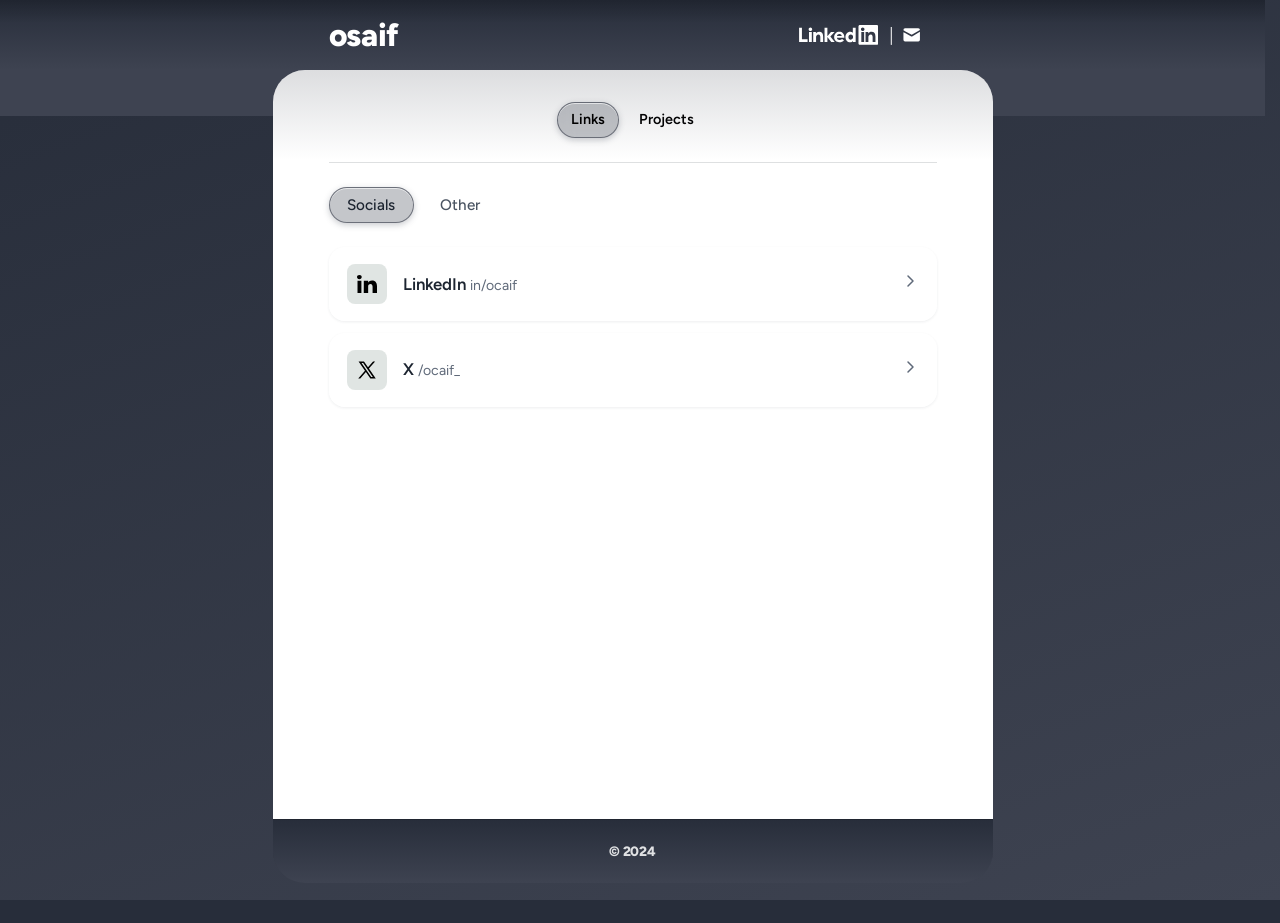
<file: media/index.html>
<!doctype html>
<html lang="en">
<head>
<meta charset="utf-8">
<meta name="viewport" content="width=device-width, initial-scale=1">
<title>Saif</title>
<meta name="description" content="Saif — a running index of where to find me.">
<link rel="stylesheet" href="../assets/style.css">
<link rel="icon" type="image/webp" href="../assets/logo.webp">
<link rel="apple-touch-icon" href="../assets/logo.webp">
</head>
<body>
<a class="skip-link" href="#content">Skip to content</a>

<header class="top-header">
  <div class="top-header__inner">
    <span class="top-header__title">osaif</span>
    <div class="top-header__icons">
      <a href="https://www.linkedin.com/in/ocaif/" target="_blank" rel="noopener" aria-label="LinkedIn">
        <svg viewBox="0 0 512 128" xmlns="http://www.w3.org/2000/svg"><path d="M202.057143,74.9714286 L230.308571,109.714286 L208,109.714286 L182.857143,77.8057143 L182.857143,109.714286 L164.571429,109.714286 L164.571429,18.2857143 L182.857143,18.2857143 L182.857143,72.0457143 L206.08,45.7142857 L229.394286,45.7142857 L202.057143,74.9714286 Z M128.914286,43.8857143 C120.787189,44.0072946 113.236551,48.1071889 108.708571,54.8571429 L108.708571,45.7142857 L91.4285714,45.7142857 L91.4285714,109.714286 L109.714286,109.714286 L109.714286,79.8171429 C109.228856,75.4306044 110.587451,71.0395336 113.465306,67.6935939 C116.343161,64.3476542 120.481628,62.3475617 124.891429,62.1714286 C135.497143,62.1714286 137.142857,72.5942857 137.142857,79.8171429 L137.142857,109.714286 L155.428571,109.714286 L155.428571,75.7942857 C155.428571,55.68 148.754286,43.8857143 129.28,43.8857143 L128.914286,43.8857143 L128.914286,43.8857143 Z M292.571429,79.1771429 C292.641384,80.5171829 292.641384,81.85996 292.571429,83.2 L244.571429,83.2 L244.571429,83.84 C246.180812,91.7157313 253.271666,97.2566715 261.302857,96.9142857 C267.534814,97.1852048 273.608543,94.9075564 278.125714,90.6057143 L290.285714,99.7485714 C282.492218,107.701692 271.697708,111.986282 260.571429,111.542857 C251.352,112.12578 242.332413,108.684541 235.84426,102.108711 C229.356108,95.5328807 226.036241,86.4679167 226.742857,77.2571429 C226.553601,68.1728489 230.14904,59.4186661 236.668659,53.0897809 C243.188278,46.7608958 252.045327,43.4268918 261.12,43.8857143 C278.308571,43.8857143 292.571429,56.0457143 292.571429,79.1771429 L292.571429,79.1771429 Z M275.565714,71.3142857 C275.429974,67.6543136 273.796386,64.2108816 271.047593,61.7905603 C268.298799,59.3702389 264.676286,58.1856575 261.028571,58.5142857 C252.988748,57.6450726 245.707994,63.3078811 244.571429,71.3142857 L275.565714,71.3142857 Z M18.2857143,18.2857143 L0,18.2857143 L0,109.714286 L54.8571429,109.714286 L54.8571429,91.4285714 L18.2857143,91.4285714 L18.2857143,18.2857143 Z M347.428571,18.2857143 L365.714286,18.2857143 L365.714286,109.714286 L348.434286,109.714286 L348.434286,103.314286 C343.984638,108.796268 337.202524,111.848219 330.148571,111.542857 C321.559196,111.322256 313.441626,107.566635 307.712892,101.162914 C301.984158,94.7591935 299.152166,86.2751236 299.885714,77.7142857 C299.012676,69.1378257 301.783463,60.5891918 307.521582,54.1555424 C313.259702,47.7218931 321.437059,43.995336 330.057143,43.8857143 C336.471312,43.6048667 342.729753,45.9106081 347.428571,50.2857143 L347.428571,18.2857143 L347.428571,18.2857143 Z M348.8,77.7142857 C349.381889,73.4426146 348.085439,69.1282627 345.245304,65.8848994 C342.40517,62.6415361 338.299673,60.7869982 333.988571,60.7999321 C325.241789,61.4350869 318.614232,68.9571605 319.085714,77.7142857 C318.614232,86.4714109 325.241789,93.9934846 333.988571,94.6286393 C338.299673,94.6415732 342.40517,92.7870353 345.245304,89.543672 C348.085439,86.3003087 349.381889,81.9859569 348.8,77.7142857 L348.8,77.7142857 Z M73.1428571,16.4571429 C67.0426002,16.5439794 62.0499364,21.3369367 61.7142857,27.4285714 C61.7142857,33.7403971 66.8310314,38.8571429 73.1428571,38.8571429 C79.4546829,38.8571429 84.5714286,33.7403971 84.5714286,27.4285714 C84.2357779,21.3369367 79.2431141,16.5439794 73.1428571,16.4571429 L73.1428571,16.4571429 Z M64,109.714286 L82.2857143,109.714286 L82.2857143,45.7142857 L64,45.7142857 L64,109.714286 Z M512,9.14285714 L512,118.857143 C512,123.906603 507.906603,128 502.857143,128 L393.142857,128 C388.093397,128 384,123.906603 384,118.857143 L384,9.14285714 C384,4.09339657 388.093397,-3.55271368e-15 393.142857,-3.55271368e-15 L502.857143,-3.55271368e-15 C507.906603,-3.55271368e-15 512,4.09339657 512,9.14285714 Z M420.571429,45.7142857 L402.285714,45.7142857 L402.285714,109.714286 L420.571429,109.714286 L420.571429,45.7142857 Z M422.857143,27.4285714 C422.857143,21.1167457 417.740397,16 411.428571,16 C405.116746,16 400,21.1167457 400,27.4285714 C400,33.7403971 405.116746,38.8571429 411.428571,38.8571429 C417.740397,38.8571429 422.857143,33.7403971 422.857143,27.4285714 Z M493.714286,75.7942857 C493.714286,55.68 487.04,43.8857143 467.565714,43.8857143 C459.308825,43.8867299 451.594988,48.0007766 446.994286,54.8571429 L446.994286,45.7142857 L429.714286,45.7142857 L429.714286,109.714286 L448,109.714286 L448,79.8171429 C447.51457,75.4306044 448.873165,71.0395336 451.75102,67.6935939 C454.628875,64.3476542 458.767343,62.3475617 463.177143,62.1714286 C473.782857,62.1714286 475.428571,72.5942857 475.428571,79.8171429 L475.428571,109.714286 L493.714286,109.714286 L493.714286,75.7942857 Z"></path></svg>
      </a>
      <span class="top-header__sep" aria-hidden="true">|</span>
      <a href="mailto:ocaif@outlook.com" aria-label="Email">
        <svg viewBox="0 0 24 24" xmlns="http://www.w3.org/2000/svg" id="mail" class="icon glyph"><g id="SVGRepo_bgCarrier" stroke-width="0"></g><g id="SVGRepo_tracerCarrier" stroke-linecap="round" stroke-linejoin="round"></g><g id="SVGRepo_iconCarrier"><path d="M22,8.32V18a2,2,0,0,1-2,2H4a2,2,0,0,1-2-2V8.69L4,9.78l7.52,4.1A1,1,0,0,0,12,14a1,1,0,0,0,.5-.14L20,9.49Z"></path><path d="M22,6h0L20,7.18l-8,4.67L4,7.5,2,6.4V6A2,2,0,0,1,4,4H20A2,2,0,0,1,22,6Z"></path></g></svg>
      </a>
    </div>
  </div>
</header>

<div class="shell">

  <main class="main" id="content">
    <nav class="crossnav" aria-label="Sections">
      <a href="/media/" aria-current="page">Links</a>
      <a href="/projects/">Projects</a>
    </nav>

    <div class="tabs" role="tablist" aria-label="Directory">
      <button class="tab" role="tab" id="tab-socials" aria-controls="panel-socials" aria-selected="true">Socials</button>
      <button class="tab" role="tab" id="tab-media" aria-controls="panel-media" aria-selected="false">Other</button>
    </div>

    <section class="panel directory" id="panel-socials" role="tabpanel" aria-labelledby="tab-socials">

      <div class="entry">
        <a class="entry__link" href="https://www.linkedin.com/in/ocaif/" target="_blank" rel="noopener">
          <span class="entry__badge" aria-hidden="true">
            <svg viewBox="0 -2 44 44" version="1.1" xmlns="http://www.w3.org/2000/svg" xmlns:xlink="http://www.w3.org/1999/xlink" fill="#000000"><title>LinkedIn-color</title><desc>Created with Sketch.</desc><defs></defs><g id="Icons" stroke="none" stroke-width="1" fill="none" fill-rule="evenodd"><g id="Color-" transform="translate(-702.000000, -265.000000)" fill="#000000"><path d="M746,305 L736.2754,305 L736.2754,290.9384 C736.2754,287.257796 734.754233,284.74515 731.409219,284.74515 C728.850659,284.74515 727.427799,286.440738 726.765522,288.074854 C726.517168,288.661395 726.555974,289.478453 726.555974,290.295511 L726.555974,305 L716.921919,305 C716.921919,305 717.046096,280.091247 716.921919,277.827047 L726.555974,277.827047 L726.555974,282.091631 C727.125118,280.226996 730.203669,277.565794 735.116416,277.565794 C741.21143,277.565794 746,281.474355 746,289.890824 L746,305 L746,305 Z M707.17921,274.428187 L707.117121,274.428187 C704.0127,274.428187 702,272.350964 702,269.717936 C702,267.033681 704.072201,265 707.238711,265 C710.402634,265 712.348071,267.028559 712.41016,269.710252 C712.41016,272.34328 710.402634,274.428187 707.17921,274.428187 L707.17921,274.428187 L707.17921,274.428187 Z M703.109831,277.827047 L711.685795,277.827047 L711.685795,305 L703.109831,305 L703.109831,277.827047 L703.109831,277.827047 Z" id="LinkedIn"></path></g></g></svg>
          </span>
          <span class="entry__text">
            <span class="entry__name">LinkedIn</span>
            <span class="entry__handle">in/ocaif</span>
          </span>
          <span class="entry__go" aria-hidden="true">
            <svg width="16" height="16" viewBox="0 0 16 16" fill="none" stroke="currentColor" stroke-width="1.5" stroke-linecap="round" stroke-linejoin="round"><path d="M6 3l5 5-5 5"/></svg>
          </span>
        </a>
      </div>

      <div class="entry">
        <a class="entry__link" href="https://x.com/ocaif_" target="_blank" rel="noopener">
          <span class="entry__badge" aria-hidden="true">
            <svg xmlns="http://www.w3.org/2000/svg" viewBox="0 0 1024 1024" fill="#000000" fill-rule="evenodd"><path d="M818 800 498.11 333.745l.546.437L787.084 0h-96.385L455.738 272 269.15 0H16.367l298.648 435.31-.036-.037L0 800h96.385l261.222-302.618L565.217 800zM230.96 72.727l448.827 654.546h-76.38L154.217 72.727z" transform="translate(103 112)"/></svg>
          </span>
          <span class="entry__text">
            <span class="entry__name">X</span>
            <span class="entry__handle">/ocaif_</span>
          </span>
          <span class="entry__go" aria-hidden="true">
            <svg width="16" height="16" viewBox="0 0 16 16" fill="none" stroke="currentColor" stroke-width="1.5" stroke-linecap="round" stroke-linejoin="round"><path d="M6 3l5 5-5 5"/></svg>
          </span>
        </a>
      </div>

      <div class="entry entry--spacer" aria-hidden="true"></div>
      <div class="entry entry--spacer" aria-hidden="true"></div>
      <div class="entry entry--spacer" aria-hidden="true"></div>
      <div class="entry entry--spacer" aria-hidden="true"></div>
    </section>

    <section class="panel directory" id="panel-media" role="tabpanel" aria-labelledby="tab-media" hidden>

      <div class="entry">
        <a class="entry__link" href="https://app.thestorygraph.com/profile/salf" target="_blank" rel="noopener">
          <span class="entry__badge" aria-hidden="true">
            <svg viewBox="0 0 48 48" xmlns="http://www.w3.org/2000/svg" fill="#000000" stroke="#000000" style="width:24.5px;height:24.5px"><g fill="#000000" stroke="#000000" stroke-linecap="round" stroke-linejoin="round"><rect x="5.5" y="6.6165" width="7.6031" height="29.8423" rx="1" ry="1"></rect><rect x="16.5636" y="6.6165" width="7.6031" height="29.8423" rx="1" ry="1"></rect><rect x="30.9108" y="6.3431" width="7.6033" height="29.8418" rx="1" ry="1" transform="translate(-4.6835 11.0135) rotate(-16.9062)"></rect><rect x="5.5" y="39.0428" width="37" height="2.828" rx="1" ry="1"></rect></g></svg>
          </span>
          <span class="entry__text">
            <span class="entry__name">StoryGraph</span>
            <span class="entry__handle">profile/salf</span>
          </span>
          <span class="entry__go" aria-hidden="true">
            <svg width="16" height="16" viewBox="0 0 16 16" fill="none" stroke="currentColor" stroke-width="1.5" stroke-linecap="round" stroke-linejoin="round"><path d="M6 3l5 5-5 5"/></svg>
          </span>
        </a>
      </div>

      <div class="entry">
        <a class="entry__link" href="https://tvbcx.github.io/u/saif/" target="_blank" rel="noopener">
          <span class="entry__badge" aria-hidden="true">
            <svg viewBox="135 148 866 866" xmlns="http://www.w3.org/2000/svg" style="width:24.5px;height:24.5px"><circle cx="568" cy="581" r="392" fill="none" stroke="#18222F" stroke-width="74"/><path fill="#18222F" transform="translate(489,344)" d="M-10 3 L100 3 Q102 4 102 8 L102 91 L101 105 L216 107 L217 158 L216 206 L100 206 L100 372 C103 380 108 386 115 392 C128 399 148 399 165 393 C176 389 184 386 191 392 C197 402 199 416 208 431 C212 440 214 449 215 458 C205 468 194 473 172 481 C150 488 125 494 99 493 C70 487 42 474 23 459 C10 445 3 432 0 424 C-8 410 -14 395 -14 380 L-14 207 L-62 207 L-74 204 L-75 110 L-69 106 L-12 104 Z"/></svg>
          </span>
          <span class="entry__text">
            <span class="entry__name">tvbox</span>
            <span class="entry__handle">u/saif</span>
          </span>
          <span class="entry__go" aria-hidden="true">
            <svg width="16" height="16" viewBox="0 0 16 16" fill="none" stroke="currentColor" stroke-width="1.5" stroke-linecap="round" stroke-linejoin="round"><path d="M6 3l5 5-5 5"/></svg>
          </span>
        </a>
      </div>

      <div class="entry entry--spacer" aria-hidden="true"></div>
      <div class="entry entry--spacer" aria-hidden="true"></div>
      <div class="entry entry--spacer" aria-hidden="true"></div>
      <div class="entry entry--spacer" aria-hidden="true"></div>
    </section>

  </main>

  <footer class="site-footer">
    <div class="footer-brand">
      <span class="footer-year">&copy; 2024</span>
    </div>
  </footer>

</div>

<script src="../assets/tabs.js"></script>
</body>
</html>
</file>
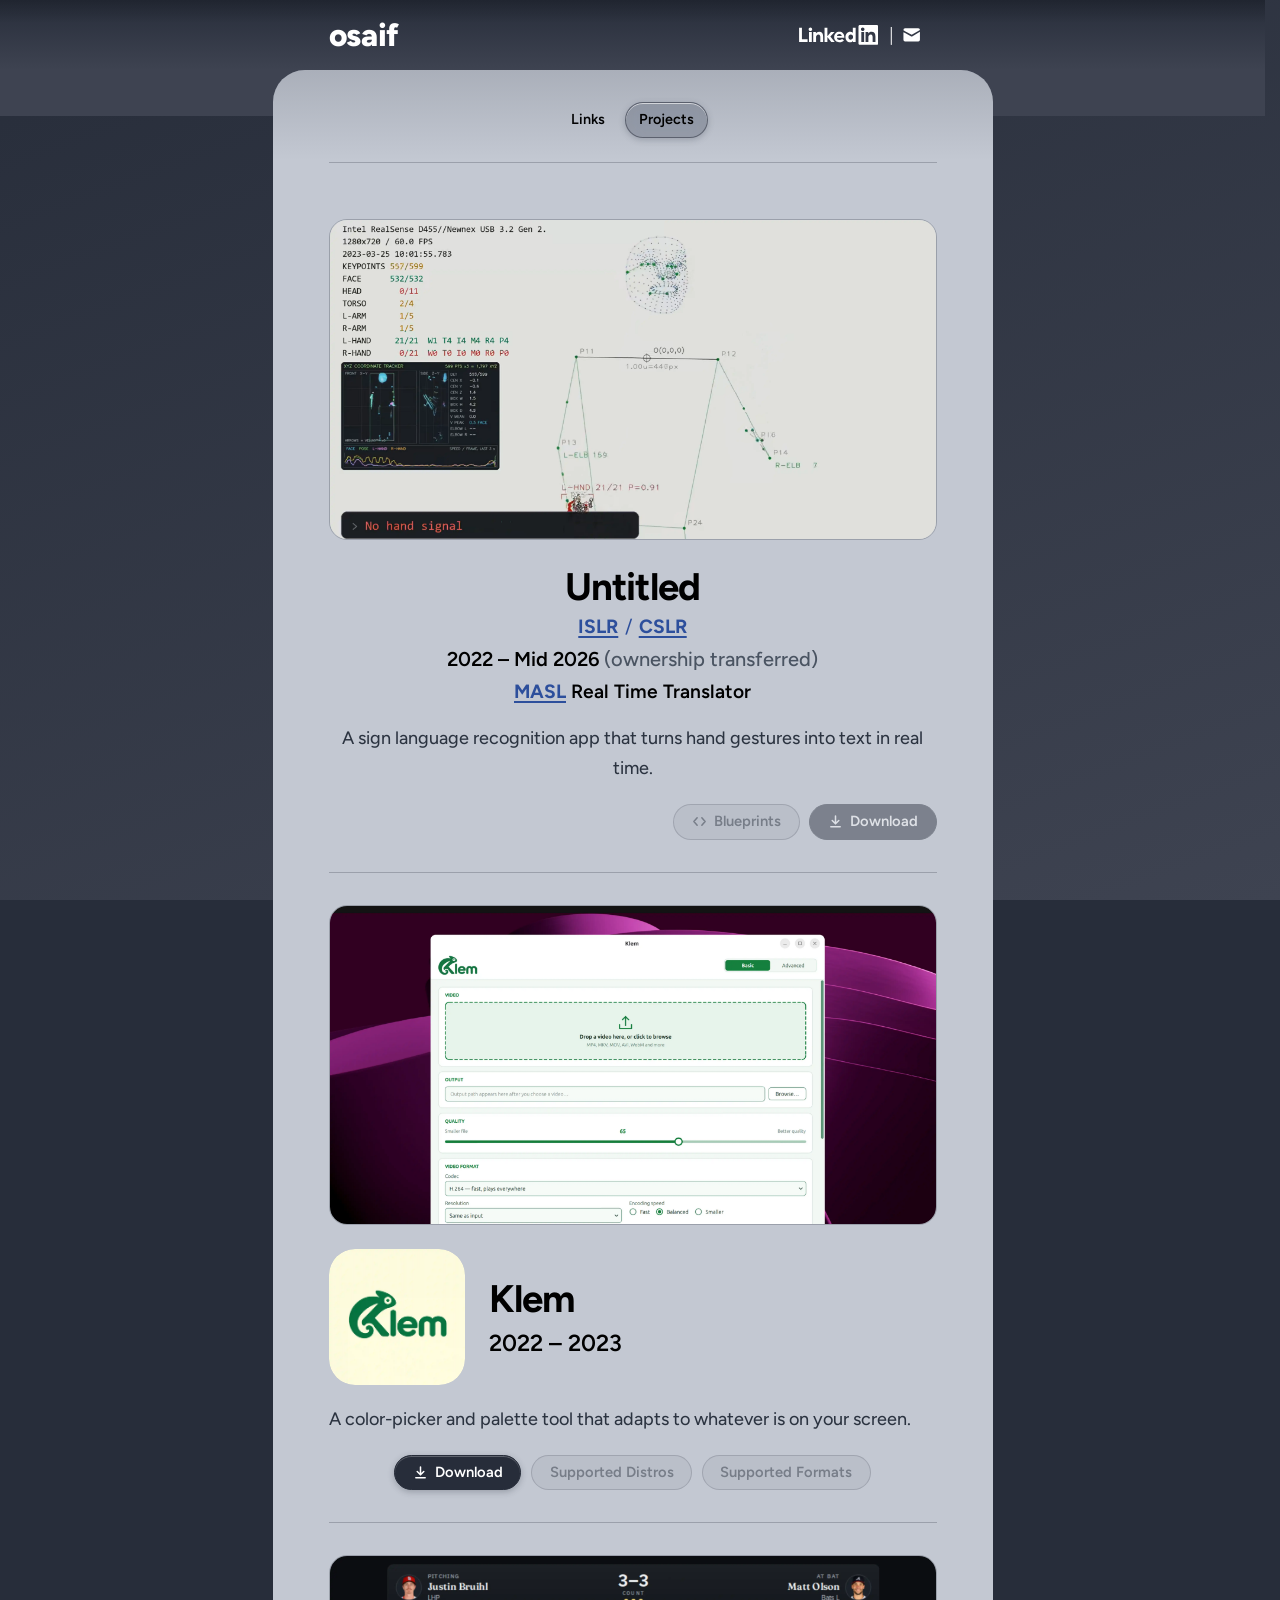
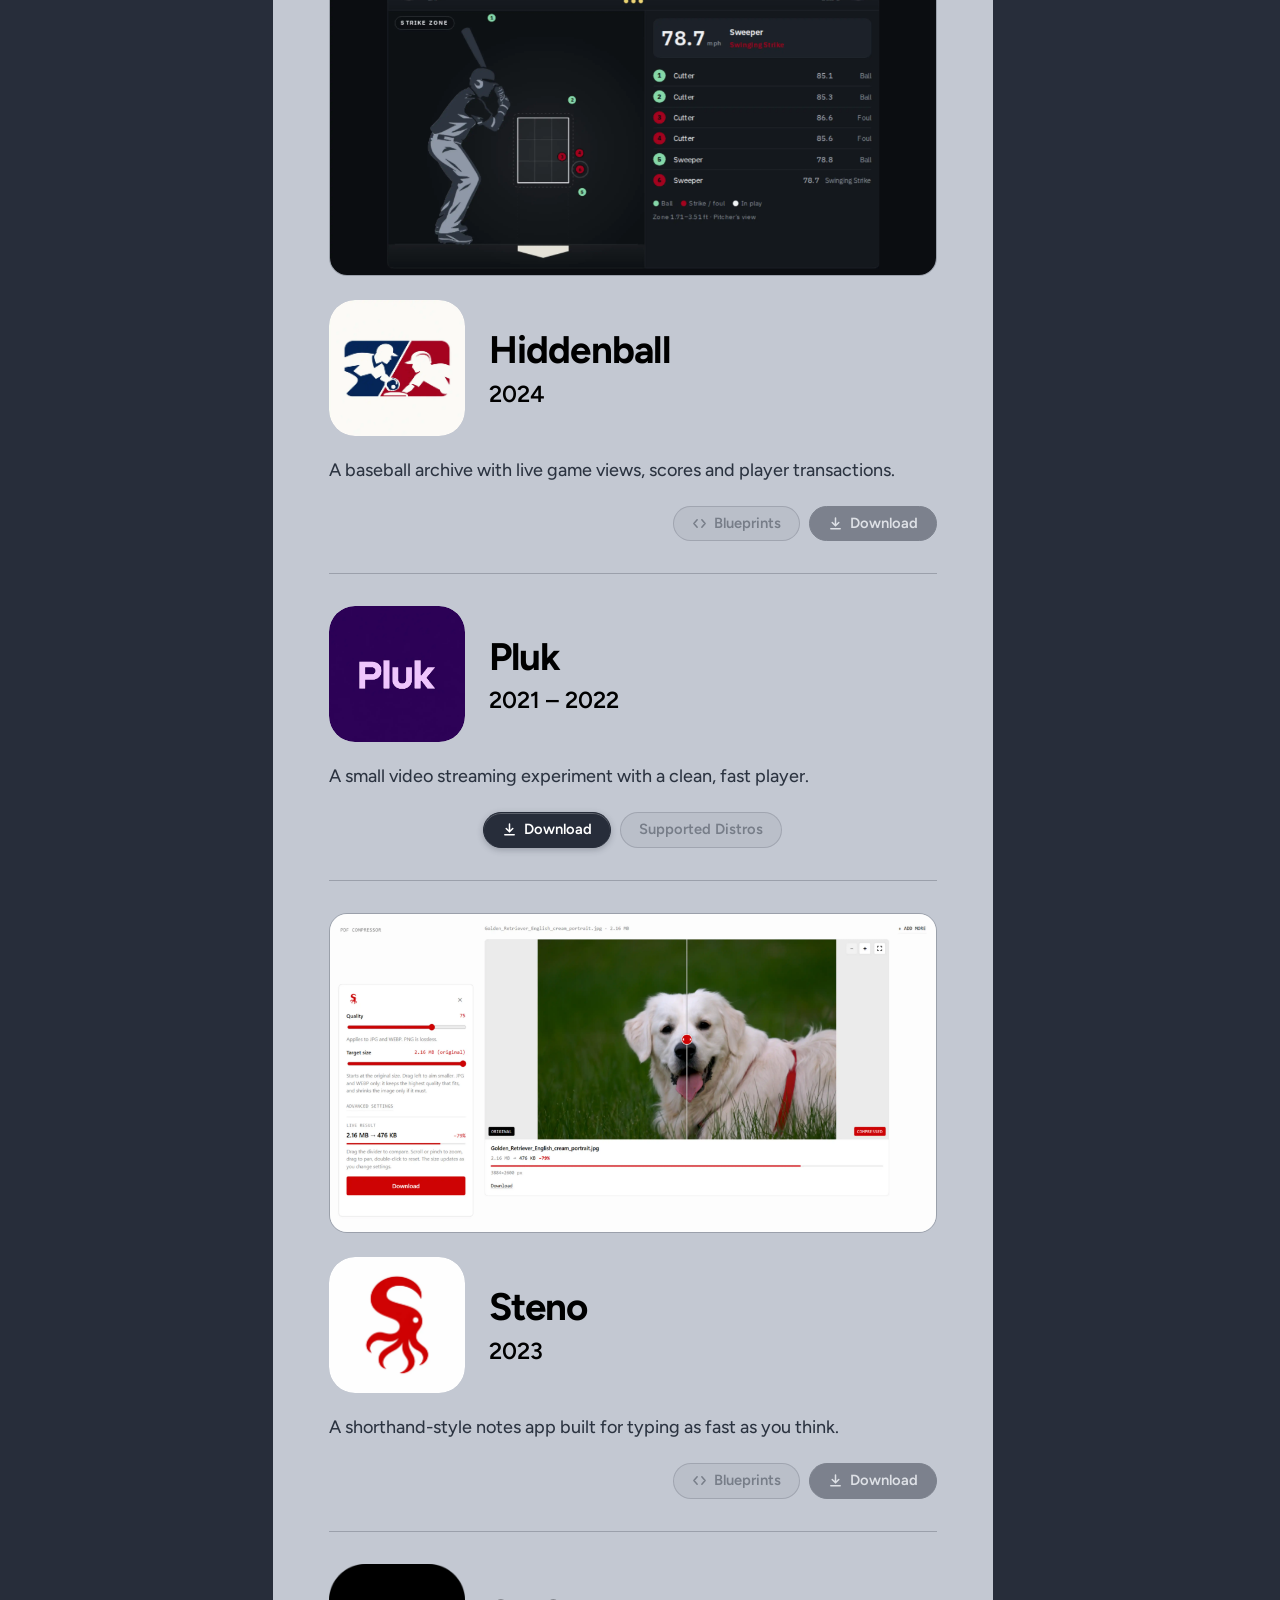
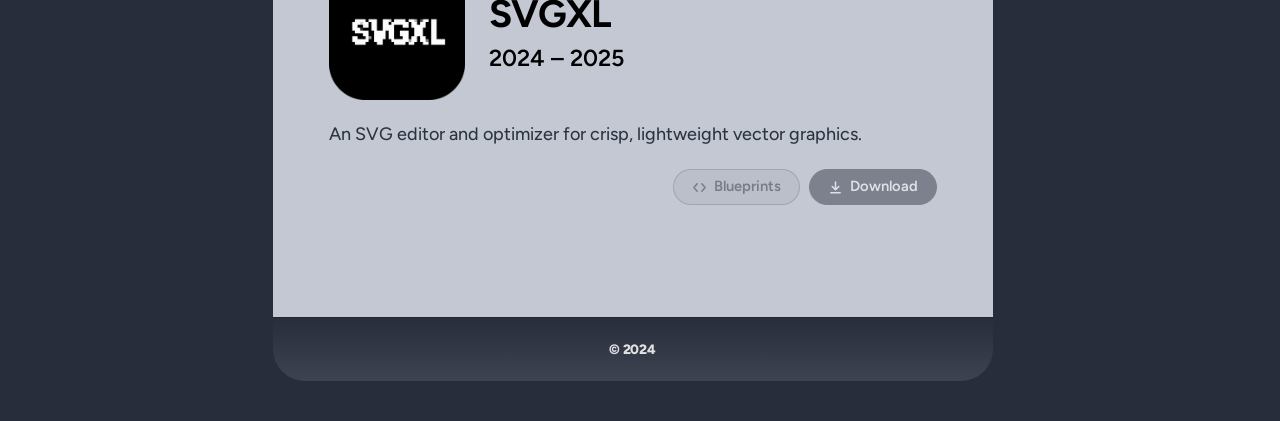
<file: projects/index.html>
<!doctype html>
<html lang="en">
<head>
<meta charset="utf-8">
<meta name="viewport" content="width=device-width, initial-scale=1">
<title>Saif's projects</title>
<meta name="description" content="Saif — things built and things underway.">
<link rel="stylesheet" href="../assets/style.css">
<link rel="icon" type="image/webp" href="../assets/logo.webp">
<link rel="apple-touch-icon" href="../assets/logo.webp">
</head>
<body>
<a class="skip-link" href="#content">Skip to content</a>

<header class="top-header">
    <div class="top-header__inner">
      <span class="top-header__title">osaif</span>
      <div class="top-header__icons">
        <a href="https://www.linkedin.com/in/ocaif/" target="_blank" rel="noopener" aria-label="LinkedIn">
          <svg viewBox="0 0 512 128" xmlns="http://www.w3.org/2000/svg"><path d="M202.057143,74.9714286 L230.308571,109.714286 L208,109.714286 L182.857143,77.8057143 L182.857143,109.714286 L164.571429,109.714286 L164.571429,18.2857143 L182.857143,18.2857143 L182.857143,72.0457143 L206.08,45.7142857 L229.394286,45.7142857 L202.057143,74.9714286 Z M128.914286,43.8857143 C120.787189,44.0072946 113.236551,48.1071889 108.708571,54.8571429 L108.708571,45.7142857 L91.4285714,45.7142857 L91.4285714,109.714286 L109.714286,109.714286 L109.714286,79.8171429 C109.228856,75.4306044 110.587451,71.0395336 113.465306,67.6935939 C116.343161,64.3476542 120.481628,62.3475617 124.891429,62.1714286 C135.497143,62.1714286 137.142857,72.5942857 137.142857,79.8171429 L137.142857,109.714286 L155.428571,109.714286 L155.428571,75.7942857 C155.428571,55.68 148.754286,43.8857143 129.28,43.8857143 L128.914286,43.8857143 L128.914286,43.8857143 Z M292.571429,79.1771429 C292.641384,80.5171829 292.641384,81.85996 292.571429,83.2 L244.571429,83.2 L244.571429,83.84 C246.180812,91.7157313 253.271666,97.2566715 261.302857,96.9142857 C267.534814,97.1852048 273.608543,94.9075564 278.125714,90.6057143 L290.285714,99.7485714 C282.492218,107.701692 271.697708,111.986282 260.571429,111.542857 C251.352,112.12578 242.332413,108.684541 235.84426,102.108711 C229.356108,95.5328807 226.036241,86.4679167 226.742857,77.2571429 C226.553601,68.1728489 230.14904,59.4186661 236.668659,53.0897809 C243.188278,46.7608958 252.045327,43.4268918 261.12,43.8857143 C278.308571,43.8857143 292.571429,56.0457143 292.571429,79.1771429 L292.571429,79.1771429 Z M275.565714,71.3142857 C275.429974,67.6543136 273.796386,64.2108816 271.047593,61.7905603 C268.298799,59.3702389 264.676286,58.1856575 261.028571,58.5142857 C252.988748,57.6450726 245.707994,63.3078811 244.571429,71.3142857 L275.565714,71.3142857 Z M18.2857143,18.2857143 L0,18.2857143 L0,109.714286 L54.8571429,109.714286 L54.8571429,91.4285714 L18.2857143,91.4285714 L18.2857143,18.2857143 Z M347.428571,18.2857143 L365.714286,18.2857143 L365.714286,109.714286 L348.434286,109.714286 L348.434286,103.314286 C343.984638,108.796268 337.202524,111.848219 330.148571,111.542857 C321.559196,111.322256 313.441626,107.566635 307.712892,101.162914 C301.984158,94.7591935 299.152166,86.2751236 299.885714,77.7142857 C299.012676,69.1378257 301.783463,60.5891918 307.521582,54.1555424 C313.259702,47.7218931 321.437059,43.995336 330.057143,43.8857143 C336.471312,43.6048667 342.729753,45.9106081 347.428571,50.2857143 L347.428571,18.2857143 L347.428571,18.2857143 Z M348.8,77.7142857 C349.381889,73.4426146 348.085439,69.1282627 345.245304,65.8848994 C342.40517,62.6415361 338.299673,60.7869982 333.988571,60.7999321 C325.241789,61.4350869 318.614232,68.9571605 319.085714,77.7142857 C318.614232,86.4714109 325.241789,93.9934846 333.988571,94.6286393 C338.299673,94.6415732 342.40517,92.7870353 345.245304,89.543672 C348.085439,86.3003087 349.381889,81.9859569 348.8,77.7142857 L348.8,77.7142857 Z M73.1428571,16.4571429 C67.0426002,16.5439794 62.0499364,21.3369367 61.7142857,27.4285714 C61.7142857,33.7403971 66.8310314,38.8571429 73.1428571,38.8571429 C79.4546829,38.8571429 84.5714286,33.7403971 84.5714286,27.4285714 C84.2357779,21.3369367 79.2431141,16.5439794 73.1428571,16.4571429 L73.1428571,16.4571429 Z M64,109.714286 L82.2857143,109.714286 L82.2857143,45.7142857 L64,45.7142857 L64,109.714286 Z M512,9.14285714 L512,118.857143 C512,123.906603 507.906603,128 502.857143,128 L393.142857,128 C388.093397,128 384,123.906603 384,118.857143 L384,9.14285714 C384,4.09339657 388.093397,-3.55271368e-15 393.142857,-3.55271368e-15 L502.857143,-3.55271368e-15 C507.906603,-3.55271368e-15 512,4.09339657 512,9.14285714 Z M420.571429,45.7142857 L402.285714,45.7142857 L402.285714,109.714286 L420.571429,109.714286 L420.571429,45.7142857 Z M422.857143,27.4285714 C422.857143,21.1167457 417.740397,16 411.428571,16 C405.116746,16 400,21.1167457 400,27.4285714 C400,33.7403971 405.116746,38.8571429 411.428571,38.8571429 C417.740397,38.8571429 422.857143,33.7403971 422.857143,27.4285714 Z M493.714286,75.7942857 C493.714286,55.68 487.04,43.8857143 467.565714,43.8857143 C459.308825,43.8867299 451.594988,48.0007766 446.994286,54.8571429 L446.994286,45.7142857 L429.714286,45.7142857 L429.714286,109.714286 L448,109.714286 L448,79.8171429 C447.51457,75.4306044 448.873165,71.0395336 451.75102,67.6935939 C454.628875,64.3476542 458.767343,62.3475617 463.177143,62.1714286 C473.782857,62.1714286 475.428571,72.5942857 475.428571,79.8171429 L475.428571,109.714286 L493.714286,109.714286 L493.714286,75.7942857 Z"></path></svg>
        </a>
        <span class="top-header__sep" aria-hidden="true">|</span>
        <a href="mailto:ocaif@outlook.com" aria-label="Email">
          <svg viewBox="0 0 24 24" xmlns="http://www.w3.org/2000/svg" id="mail" class="icon glyph"><g id="SVGRepo_bgCarrier" stroke-width="0"></g><g id="SVGRepo_tracerCarrier" stroke-linecap="round" stroke-linejoin="round"></g><g id="SVGRepo_iconCarrier"><path d="M22,8.32V18a2,2,0,0,1-2,2H4a2,2,0,0,1-2-2V8.69L4,9.78l7.52,4.1A1,1,0,0,0,12,14a1,1,0,0,0,.5-.14L20,9.49Z"></path><path d="M22,6h0L20,7.18l-8,4.67L4,7.5,2,6.4V6A2,2,0,0,1,4,4H20A2,2,0,0,1,22,6Z"></path></g></svg>
        </a>
      </div>
    </div>
  </header>

<div class="shell">

  <main class="main" id="content">
    <nav class="crossnav" aria-label="Sections">
      <a href="/media/">Links</a>
      <a href="/projects/" aria-current="page">Projects</a>
    </nav>
    <section class="grid" id="panel-projects" aria-label="Projects"></section>

  </main>

  <footer class="site-footer">
    <div class="footer-brand">
      <span class="footer-year">&copy; 2024</span>
    </div>
  </footer>

</div>

<script src="../assets/projects.js"></script>
</body>
</html>
</file>
<file: assets/style.css>
/* Saif — index
   A personal directory, kept like a ledger. */

@import url('https://fonts.googleapis.com/css2?family=Figtree:wght@400..700&display=swap');

:root {
  --bg: #eef2f6;
  --panel: #ffffff;
  --header-rgb: 62, 67, 81;
  --header: #3e4351;
  --header-deep: #272d3a;
  --header-deep-rgb: 39, 45, 58;
  --fade: linear-gradient(to bottom, #272d3a, #3e4351);
  --pine: #3f5f52;
  --pine-dim: rgba(63, 95, 82, 0.16);
  --clay: #8f6340;
  --line: rgba(27, 36, 48, 0.14);
  --line-soft: rgba(27, 36, 48, 0.08);
  --text: #1c2430;
  --text-dim: #4a5462;
  --text-faint: #5f6979;

  /* layout: the column width and side padding grow with the screen (see the
     width breakpoints at the bottom of the file) — nothing depends on the device type */
  --shell-w: 640px;
  --gutter: 1.5rem;

  --serif: 'Figtree', -apple-system, BlinkMacSystemFont, 'Segoe UI', sans-serif;
  --sans: 'Figtree', -apple-system, BlinkMacSystemFont, 'Segoe UI', sans-serif;

  --glass-bg: rgba(255, 255, 255, 0.55);
  --glass-border: rgba(255, 255, 255, 0.75);
  --glass-shadow: 0 1px 3px rgba(28, 36, 48, 0.08), inset 0 1px 0 rgba(255, 255, 255, 0.6);
}

* { box-sizing: border-box; }

html {
  -webkit-font-smoothing: antialiased;
  text-rendering: optimizeLegibility;
  overflow-y: scroll;
  scrollbar-gutter: stable;
}

html {
  background-color: #272d3a;
}

body {
  position: relative;
  margin: 0;
  background: none;
  color: var(--text);
  font-family: var(--sans);
  font-size: 16px;
  line-height: 1.5;
  display: flex;
  flex-direction: column;
  min-height: 100vh;
  min-height: 100dvh;
}

/* page backdrop — a fixed layer (background-attachment: fixed is ignored on iPhone / iPad) */
body::before {
  content: "";
  position: fixed;
  inset: 0;
  z-index: -1;
  background: linear-gradient(160deg, #272d3a 0%, #3e4351 100%);
  pointer-events: none;
}

a { color: inherit; text-decoration: none; }

button {
  font-family: inherit;
  background: none;
  border: none;
  color: inherit;
  cursor: pointer;
}

:focus-visible {
  outline: 2px solid var(--header-deep);
  outline-offset: 3px;
}

@media (prefers-reduced-motion: reduce) {
  * { animation: none !important; transition: none !important; }
}

.skip-link {
  position: absolute;
  left: -999px;
}
.skip-link:focus {
  left: 1rem;
  top: 1rem;
  background: var(--panel);
  color: var(--text);
  padding: 0.5rem 1rem;
  border-radius: 4px;
  box-shadow: var(--glass-shadow);
  z-index: 10;
}

/* ---------- Top header ---------- */

.top-header {
  /* One fluid unit drives the whole header. It grows with the viewport width
     but is also capped by the viewport height, so wide-and-short screens
     (phones in landscape, ultrawide monitors) and tall-and-narrow ones
     (portrait phones) each get a proportionate header. Everything below is a
     multiple of --hu, so the header keeps its proportions at any aspect ratio. */
  --hu: clamp(14px, min(calc(11px + 0.6vw), 5vh), 22px);
  position: relative;
  background: var(--fade);
}

.top-header::after {
  content: "";
  position: absolute;
  top: calc(100% - 1px);
  left: 0;
  right: 0;
  height: calc(var(--hu) * 2.5);
  background: var(--header);
  z-index: -1;
}

.top-header__inner {
  position: relative;
  z-index: 1;
  width: 100%;
  max-width: var(--shell-w);
  margin: 0 auto;
  padding: calc(var(--hu) * 0.9) var(--gutter);
  display: flex;
  align-items: center;
  justify-content: space-between;
  gap: var(--hu);
}

.top-header__title {
  font-family: var(--serif);
  font-weight: 800;
  font-size: calc(var(--hu) * 1.7);
  line-height: 1.15;
  letter-spacing: -0.01em;
  color: #fff;
  cursor: default;
}

.top-header::before {
  content: "";
  position: absolute;
  top: 0;
  left: 0;
  right: 0;
  height: 33%;
  background: linear-gradient(to bottom, rgba(0, 0, 0, 0.18), rgba(0, 0, 0, 0));
  pointer-events: none;
}

.top-header__icons {
  display: flex;
  align-items: center;
  gap: calc(var(--hu) * 0.55);
}

.top-header__icons a {
  display: flex;
  align-items: center;
  justify-content: center;
  width: calc(var(--hu) * 1.75);
  height: calc(var(--hu) * 1.75);
  transition: opacity 0.15s ease;
}

@media (hover: hover) and (pointer: fine) {
  .top-header__icons a:hover {
    opacity: 0.7;
  }
}

.top-header__icons a[aria-label="LinkedIn"] {
  width: auto;
}

.top-header__icons a[aria-label="LinkedIn"] svg {
  width: calc(var(--hu) * 4.25);
  height: calc(var(--hu) * 1.06);
}

.top-header__icons a[aria-label="Email"] svg {
  width: calc(var(--hu) * 1.06);
  height: calc(var(--hu) * 1.06);
}

.top-header__icons a[aria-label="Email"] {
  transform: translateX(calc(var(--hu) * -0.44));
}

.top-header__icons svg path {
  fill: #fff;
}

.top-header__sep {
  color: #ffffff;
  font-size: calc(var(--hu) * 0.95);
  font-weight: 300;
  line-height: 1;
  user-select: none;
  pointer-events: none;
}

/* ---------- Shell ---------- */

.shell {
  width: 100%;
  max-width: var(--shell-w);
  margin: 0 auto;
  flex: 1 0 auto;
  display: flex;
  flex-direction: column;
}

.main {
  flex: 1 0 auto;
  position: relative;
  isolation: isolate;
  padding: 1.5rem var(--gutter) 5rem;
  /* soft slate panel (tinted from the header colour #3e4351) so white-background
     images stand out — used on both the Links and Projects pages */
  background-color: #c3c8d2;
  --line: rgba(27, 36, 48, 0.24);
  border-radius: 32px 32px 0 0;
}

/* Links / media page (the one with the tabs) is plain white again,
   with the soft shadow fading down from the top (.main::before) */
.main:has(.tabs) {
  background-color: #ffffff;
  --line: rgba(27, 36, 48, 0.14);
}

.main::before {
  content: "";
  position: absolute;
  top: 0;
  left: 0;
  right: 0;
  height: 90px;
  background: linear-gradient(to bottom, rgba(var(--header-deep-rgb), 0.16), rgba(var(--header-deep-rgb), 0));
  border-radius: 32px 32px 0 0;
  pointer-events: none;
}

.crossnav {
  display: flex;
  justify-content: center;
  gap: 0.4rem;
  font-size: 0.9rem;
  margin: 0 0 1.5rem;
  padding-bottom: 1.5rem;
  border-bottom: 1px solid var(--line);
}

.crossnav:has(+ .tagline) {
  margin-bottom: 0;
  padding-bottom: 0;
  border-bottom: none;
}

.crossnav a {
  color: #000;
  padding: 0.4rem 0.8rem;
  border-radius: 999px;
  border: 1px solid transparent;
  font-weight: 600;
  transition: background 0.15s ease, border-color 0.15s ease, box-shadow 0.15s ease;
}

.crossnav a[aria-current="page"] {
  background: rgba(var(--header-rgb), 0.3);
  border-color: rgba(var(--header-rgb), 0.65);
  box-shadow: 0 2px 6px rgba(var(--header-rgb), 0.28), inset 0 1px 0 rgba(255, 255, 255, 0.6);
  backdrop-filter: blur(8px) saturate(140%);
  -webkit-backdrop-filter: blur(8px) saturate(140%);
}

@media (hover: hover) and (pointer: fine) {
  .crossnav a:hover:not([aria-current="page"]) {
    background: rgba(255, 255, 255, 0.32);
  }
}

.tagline {
  color: var(--text-dim);
  font-size: 0.98rem;
  max-width: 34ch;
  margin: 1.25rem auto 1.25rem;
  text-align: center;
}

/* ---------- Tabs ---------- */

.tabs {
  display: flex;
  gap: 0.5rem;
  flex-wrap: wrap;
  margin-bottom: 1.5rem;
}

.tab {
  padding: 0.5rem 1.1rem;
  font-size: 0.95rem;
  font-weight: 500;
  color: var(--text-dim);
  border-radius: 999px;
  border: 1px solid transparent;
  transition: background 0.15s ease, border-color 0.15s ease, box-shadow 0.15s ease, color 0.15s ease;
}

.tab[aria-selected="true"] {
  color: var(--text);
  background: rgba(var(--header-rgb), 0.3);
  border-color: rgba(var(--header-rgb), 0.65);
  box-shadow: 0 2px 6px rgba(var(--header-rgb), 0.28), inset 0 1px 0 rgba(255, 255, 255, 0.6);
  backdrop-filter: blur(8px) saturate(140%);
  -webkit-backdrop-filter: blur(8px) saturate(140%);
}

@media (hover: hover) and (pointer: fine) {
  .tab:hover:not([aria-selected="true"]) {
    color: var(--text);
    background: rgba(255, 255, 255, 0.32);
  }
}

.panel[hidden] { display: none; }

/* ---------- Directory rows (socials / media) ---------- */

.directory {
  margin-top: 0.5rem;
}

.entry {
  display: flex;
  align-items: center;
  gap: 1rem;
  padding: 1rem 1.1rem;
  margin-bottom: 0.7rem;
  background: rgba(255, 255, 255, 0.55);
  border: 1px solid var(--glass-border);
  border-radius: 16px;
  box-shadow: var(--glass-shadow);
  backdrop-filter: blur(8px) saturate(140%);
  -webkit-backdrop-filter: blur(8px) saturate(140%);
  transition: transform 0.15s ease, box-shadow 0.15s ease;
}

@media (hover: hover) and (pointer: fine) {
  .entry:hover {
    transform: translateY(-2px);
    box-shadow: 0 4px 10px rgba(28, 36, 48, 0.1), inset 0 1px 0 rgba(255, 255, 255, 0.6);
  }
}

.entry:last-child {
  margin-bottom: 0;
}

.entry--spacer {
  height: 72px;
  padding: 0;
  margin-bottom: 0.7rem;
  background: none;
  border: none;
  box-shadow: none;
  backdrop-filter: none;
  -webkit-backdrop-filter: none;
  pointer-events: none;
}

.entry--spacer:hover {
  transform: none;
  box-shadow: none;
}

.entry__badge {
  flex: none;
  width: 40px;
  height: 40px;
  border-radius: 8px;
  background: var(--pine-dim);
  color: var(--pine);
  display: flex;
  align-items: center;
  justify-content: center;
  overflow: hidden;
}

.entry__badge svg { width: 20px; height: 20px; }

.entry__link[href*="x.com"] .entry__badge svg { width: 22px; height: 22px; }

.entry__badge img {
  width: 100%;
  height: 100%;
  object-fit: cover;
  display: block;
}

.entry__text {
  flex: 1;
  min-width: 0;
}

.entry__name {
  font-family: var(--serif);
  font-size: 1.05rem;
  font-weight: 600;
  letter-spacing: -0.01em;
  color: var(--text);
  transition: color 0.15s ease;
}

.entry__handle {
  color: var(--text-faint);
  font-size: 0.88rem;
  margin-top: 0.15rem;
}

.entry__go {
  flex: none;
  color: var(--text-faint);
  transition: transform 0.15s ease, color 0.15s ease;
}

.entry__link {
  display: flex;
  align-items: center;
  gap: 1rem;
  width: 100%;
}

.entry__link:focus-visible .entry__go {
  transform: translateX(3px);
  color: var(--header-deep);
}

@media (hover: hover) and (pointer: fine) {
  .entry__link:hover .entry__go {
    transform: translateX(3px);
    color: var(--header-deep);
  }

  .entry__link:hover .entry__name {
    color: var(--header-deep);
  }
}

/* ---------- Project cards ---------- */

.main .card__desc {
  color: #2b3340;
  font-weight: 450;
}

.grid {
  display: grid;
  grid-template-columns: 1fr;
  gap: 0;
  margin-top: 0;
}

.card {
  --icon: 8.5rem;

  position: relative;
  display: flex;
  flex-direction: column;
  padding: 2rem 0;
}

/* projects sit free on the page, separated by the same line as under the nav */
.card + .card {
  border-top: 1px solid var(--line);
}

/* background image, top of the card, 256 / 135 ratio.
   With several images they sit stacked; the next one replaces the previous
   instantly (no fade) and people can swipe / drag / scroll sideways. */
.card__banner {
  position: relative;
  width: 100%;
  aspect-ratio: 256 / 135;
  margin: 0 0 1.5rem;
  border-radius: 18px;
  border: 1px solid var(--line);
  overflow: hidden;
  touch-action: pan-y pinch-zoom;
  -webkit-user-select: none;
  user-select: none;
  -webkit-touch-callout: none;
  -webkit-tap-highlight-color: transparent;
}

.card__banner img {
  position: absolute;
  inset: 0;
  width: 100%;
  height: 100%;
  object-fit: cover;
  display: block;
  opacity: 0;
  visibility: hidden;
}

.card__banner img.is-active {
  opacity: 1;
  visibility: visible;
}

/* images can't be long-pressed, right-clicked or dragged out */
.card__banner img,
.card__icon img {
  pointer-events: none;
  -webkit-user-drag: none;
  -webkit-user-select: none;
  user-select: none;
  -webkit-touch-callout: none;
}

.card__icon {
  -webkit-touch-callout: none;
  -webkit-user-select: none;
  user-select: none;
}

/* row 1: icon + title/years   row 2: description underneath, full width */
.card__main {
  display: grid;
  grid-template-columns: var(--icon) 1fr;
  column-gap: 1.5rem;
  align-items: center;
}

.card__icon {
  grid-column: 1;
  grid-row: 1;
  width: var(--icon);
  height: var(--icon);
  display: flex;
  align-items: center;
  justify-content: center;
  border-radius: 26px;
  background: var(--pine-dim);
  border: 1px dashed var(--line);
  overflow: hidden;
}

.card__icon:has(img) {
  background: none;
  border: none;
}

.card__icon img {
  width: 100%;
  height: 100%;
  object-fit: contain;
  border-radius: 26px;
  display: block;
}

.card__text {
  grid-column: 2;
  grid-row: 1;
  min-width: 0;
}

.card__title {
  font-family: var(--sans);
  font-weight: 700;
  letter-spacing: -0.02em;
  font-size: 2.4rem;
  line-height: 1.2;
  color: #000;
  margin: 0;
}

.card__years {
  font-family: var(--sans);
  font-weight: 600;
  color: #000;
  font-size: 1.45rem;
  line-height: 1.3;
  margin: 0.35rem 0 0;
}

.card__note {
  font-family: var(--sans);
  font-weight: 500;
  color: var(--text-dim);
  font-size: 1.05rem;
  line-height: 1.3;
  margin: 0.2rem 0 0;
}

/* title, years and the bracket note each stay on a single line */
.card__title,
.card__years,
.card__note {
  white-space: nowrap;
}

/* card without an icon: title centred, years + note on a single line under it */
.card__main--center {
  display: block;
  text-align: center;
}

.card__main--center .card__title {
  font-size: clamp(1.75rem, 8vw, 2.4rem);
}

.card__main--center .card__years--line {
  font-size: clamp(0.78rem, 3.6vw, 1.25rem);
  margin-top: 0.4rem;
}

.card__note-inline {
  font-weight: 500;
  color: var(--text-dim);
}

.card__subtitle {
  font-family: var(--sans);
  font-weight: 600;
  color: #000;
  font-size: clamp(1.1rem, 4.8vw, 1.2rem);
  line-height: 1.3;
  margin: 0.45rem 0 0;
  white-space: nowrap;
}

.card__main--center .card__desc {
  margin-left: auto;
  margin-right: auto;
}

.card__desc {
  grid-column: 1 / -1;
  grid-row: 2;
  font-family: var(--sans);
  font-weight: 400;
  color: var(--text-dim);
  font-size: 1.125rem;
  line-height: 1.65;
  margin: 1.25rem 0 0;
  max-width: 60ch;
}

.card__status {
  position: absolute;
  top: 2.1rem;
  right: 0;
  display: flex;
  align-items: center;
  gap: 0.4rem;
  font-size: 0.8rem;
  color: var(--text-faint);
}

.card__dot {
  width: 6px;
  height: 6px;
  border-radius: 50%;
  background: var(--text-faint);
}

.card--live .card__dot {
  background: var(--clay);
  animation: pulse 2.4s ease-in-out infinite;
}

.card--live .card__status { color: var(--clay); }

@keyframes pulse {
  0%, 100% { opacity: 1; }
  50% { opacity: 0.35; }
}

/* buttons: side by side, pushed to the right */
.card__actions {
  display: flex;
  flex-wrap: nowrap;
  justify-content: flex-end;
  gap: 0.6rem;
  margin-top: 1.25rem;
}

.card__actions--center {
  justify-content: center;
  flex-wrap: wrap;
}

/* row break between Download and the other buttons — only on small screens */
.card__break {
  display: none;
  flex-basis: 100%;
  height: 0;
  margin: -0.3rem 0;
}

@media (max-width: 520px) {
  .card__break { display: block; }
}

.btn {
  display: inline-flex;
  align-items: center;
  justify-content: center;
  gap: 0.45rem;
  padding: 0.5rem 1.1rem;
  font-size: 0.92rem;
  font-weight: 600;
  line-height: 1.2;
  border-radius: 999px;
  border: 1px solid transparent;
  transition: background 0.15s ease, border-color 0.15s ease, box-shadow 0.15s ease, transform 0.15s ease;
}

.btn--primary {
  color: #fff;
  background: var(--header-deep);
  border-color: var(--header-deep);
  box-shadow: 0 2px 6px rgba(var(--header-deep-rgb), 0.28), inset 0 1px 0 rgba(255, 255, 255, 0.25);
}

.btn--ghost {
  color: var(--text);
  background: rgba(var(--header-rgb), 0.14);
  border-color: rgba(var(--header-rgb), 0.5);
}

.btn--disabled {
  opacity: 0.45;
  cursor: not-allowed;
  box-shadow: none;
}

@media (max-width: 640px) {
  .card { --icon: 7rem; }
  .card__title { font-size: 2.1rem; }
  .card__years { font-size: 1.3rem; }
}

@media (max-width: 520px) {
  .card { --icon: 6rem; }
  .card__title { font-size: 1.75rem; }
  .card__years { font-size: 1.15rem; }
  .card__note { font-size: 0.95rem; }
  .card__main { column-gap: 1.1rem; }
}

@media (max-width: 360px) {
  .card { --icon: 5.25rem; }
  .card__title { font-size: 1.6rem; }
  .card__years { font-size: 1.05rem; }
  .card__note { font-size: 0.8rem; }
  .card__main { column-gap: 0.9rem; }
}

@media (max-width: 400px) {
  .btn { padding: 0.5rem 0.85rem; font-size: 0.88rem; gap: 0.35rem; }
}

@media (hover: hover) and (pointer: fine) {
  .btn:not(.btn--disabled):hover { transform: translateY(-1px); }
  .btn--primary:not(.btn--disabled):hover { background: #1c2029; }
  .btn--ghost:not(.btn--disabled):hover { background: rgba(var(--header-rgb), 0.28); }
}

.empty {
  color: var(--text-faint);
  font-size: 0.92rem;
  padding: 1.5rem 0.25rem;
  border-top: 1px solid var(--line);
}

/* ---------- Footer ---------- */

.site-footer {
  flex: none;
  width: 100%;
  min-height: 4rem;
  padding: 0 var(--gutter);
  background: var(--fade);
  box-shadow: inset 0 1px 0 rgba(0, 0, 0, 0.18);
  display: flex;
  align-items: center;
  justify-content: center;
}

.footer-brand {
  display: flex;
  align-items: center;
  gap: 0.18rem;

  /* Single control: adjust these three to restyle the whole footer brand (icon + text) at once */
  font-size: 0.85rem;
  color: rgba(255, 255, 255, 0.85);
  opacity: 1;
}

.footer-brand svg {
  width: 14px;
  height: 14px;
  display: block;
  position: relative;
  top: 0px;
}

.footer-brand svg path {
  fill: currentColor;
}

.footer-brand span {
  font-family: var(--serif);
  font-weight: 800;
  font-size: inherit;
  letter-spacing: -0.01em;
  color: inherit;
}

.footer-brand span.footer-year {
  font-weight: 800;
  font-size: 1em;
}

.footer-sep {
  font-weight: 400;
}

.foot {
  margin-top: 3.5rem;
  padding-top: 1.5rem;
  border-top: 1px solid var(--line-soft);
  color: var(--text-faint);
  font-size: 0.82rem;
}

/* ---------- Larger screens (width only — phones, iPads, laptops, big monitors) ---------- */

/* the column becomes a floating card on the dark page, with room around it */
@media (min-width: 641px) {
  :root { --gutter: 2.5rem; }

  .top-header__inner,
  .shell {
    width: calc(100% - 4rem);
  }

  .main {
    padding-top: 2rem;
  }

  .shell {
    margin-bottom: 2.5rem;
  }

  .site-footer {
    border-radius: 0 0 32px 32px;
    overflow: hidden;
  }
}

@media (min-width: 900px) {
  :root {
    --shell-w: 720px;
    --gutter: 3.5rem;
  }
}

@media (min-width: 1400px) {
  :root { --shell-w: 800px; }
}

/* ---------- Tags under a project title (ISLR / CSLR) + Wikipedia pop-up ---------- */

.card__tags {
  margin: 0.3rem 0 0;
  font-family: var(--sans);
  font-size: clamp(0.95rem, 4vw, 1.2rem);
  line-height: 1.3;
  white-space: nowrap;
}

.card__tag {
  appearance: none;
  background: none;
  border: 0;
  padding: 0;
  font: inherit;
  font-weight: 700;
  color: #2d4f9c;
  cursor: pointer;
  text-decoration: underline;
  text-decoration-thickness: 2px;
  text-underline-offset: 3px;
  -webkit-tap-highlight-color: transparent;
}

.card__tag:focus-visible {
  outline: 2px solid #2d4f9c;
  outline-offset: 3px;
  border-radius: 3px;
}

@media (hover: hover) and (pointer: fine) {
  .card__tag:hover { background: rgba(45, 79, 156, 0.12); }
}

.card__tag-sep {
  color: #2d4f9c;
  font-weight: 400;
  margin: 0 0.35em;
}

.wiki-overlay {
  display: none;
  position: fixed;
  inset: 0;
  background: rgba(0, 0, 0, 0.4);
  z-index: 999;
}

.wiki-popup {
  display: none;
  position: fixed;
  top: 50%;
  left: 50%;
  transform: translate(-50%, -50%);
  width: calc(100% - 2rem);
  max-width: 420px;
  max-height: calc(100vh - 2rem);
  max-height: calc(100dvh - 2rem);
  overflow-y: auto;
  background: #fff;
  color: var(--text);
  border: 1px solid #ccc;
  border-radius: 12px;
  box-shadow: 0 4px 20px rgba(0, 0, 0, 0.2);
  padding: 1.25rem;
  z-index: 1000;
  font-family: var(--sans);
}

.wiki-overlay.is-open,
.wiki-popup.is-open { display: block; }

.wiki-close {
  float: right;
  appearance: none;
  background: none;
  border: 0;
  padding: 0.1rem 0.3rem;
  font: inherit;
  font-weight: 700;
  color: var(--text);
  cursor: pointer;
}

.wiki-title {
  margin: 0 1.5rem 0.75rem 0;
  font-size: 1.2rem;
  line-height: 1.3;
}

.wiki-img {
  display: block;
  max-width: 100%;
  border-radius: 6px;
  margin-bottom: 0.75rem;
}

.wiki-img[hidden] { display: none; }

.wiki-link[hidden] { display: none; }

.wiki-powered[hidden] { display: none; }

.wiki-code[hidden] { display: none; }

/* command in the Download pop-up */
.wiki-code {
  margin: 0.25rem 0 0.25rem;
  padding: 0.95rem 1.05rem;
  color: #e6e9ef;
  background: #14171d;
  border: 1px solid #2a2f3a;
  border-radius: 10px;
  box-shadow: inset 0 1px 0 rgba(255, 255, 255, 0.04);
}

.wiki-code code {
  display: block;
  font-family: ui-monospace, SFMono-Regular, Menlo, Consolas, 'Liberation Mono', monospace;
  font-size: 0.92rem;
  line-height: 1.55;
  white-space: pre-wrap;
  overflow-wrap: anywhere;
  user-select: all;
  -webkit-user-select: all;
}

.wiki-code code::before {
  content: '$ ';
  color: #6f7a8f;
  user-select: none;
  -webkit-user-select: none;
}

.wiki-text p {
  margin: 0 0 0.75rem;
  font-size: 1rem;
  line-height: 1.55;
}

.wiki-link {
  color: #0645ad;
  font-weight: 500;
}

.wiki-powered {
  display: flex;
  align-items: center;
  justify-content: flex-end;
  gap: 0.35em;
  margin-top: 0.75rem;
  font-size: 0.8rem;
  line-height: 1;
  color: var(--text-faint);
}

.wiki-powered__logo {
  display: block;
  flex: none;
  height: 1em;
  width: 1em;
}
</file>
